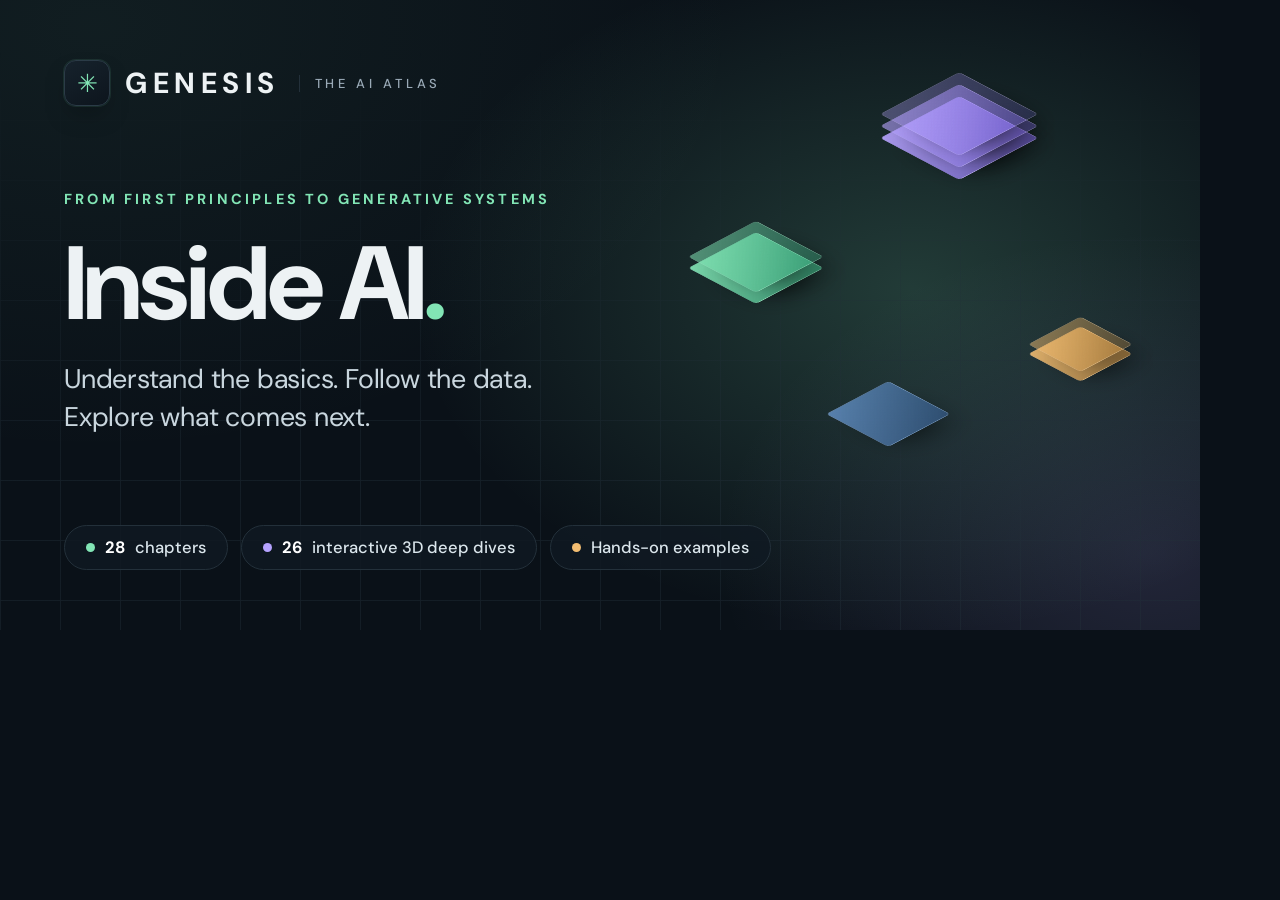
<file: og-card.html>
<!doctype html><html><head><meta charset="utf-8">
<link rel="preconnect" href="https://fonts.gstatic.com" crossorigin>
<link href="https://fonts.googleapis.com/css2?family=DM+Sans:opsz,wght@9..40,400;9..40,500;9..40,700&display=block" rel="stylesheet">
<style>
  :root{
    --bg:#0a1118; --panel:#101922; --line:#23303a; --text:#edf2f4;
    --muted:#9aaab7; --mint:#82e5b5; --violet:#b6a3ff; --amber:#f3bd71;
  }
  *{margin:0;padding:0;box-sizing:border-box}
  html,body{width:1200px;height:630px}
  body{
    background:var(--bg); color:var(--text);
    font-family:'DM Sans',-apple-system,BlinkMacSystemFont,'Segoe UI',sans-serif;
    position:relative; overflow:hidden;
    display:flex; flex-direction:column; justify-content:space-between;
    padding:60px 64px;
  }
  /* depth: mint glow behind the scene, cool wash at the base */
  .glow{
    position:absolute; inset:0; pointer-events:none;
    background:
      radial-gradient(760px 520px at 76% 46%, rgba(130,229,181,.20), transparent 66%),
      radial-gradient(620px 460px at 96% 88%, rgba(182,163,255,.14), transparent 70%),
      radial-gradient(900px 600px at 8% 4%, rgba(130,229,181,.06), transparent 72%);
  }
  /* faint ground grid, faded out toward the top */
  .grid{
    position:absolute; inset:0; pointer-events:none; opacity:.5;
    background-image:
      linear-gradient(rgba(35,48,58,.85) 1px, transparent 1px),
      linear-gradient(90deg, rgba(35,48,58,.85) 1px, transparent 1px);
    background-size:60px 60px;
    -webkit-mask-image:linear-gradient(to bottom, transparent 8%, #000 78%);
            mask-image:linear-gradient(to bottom, transparent 8%, #000 78%);
  }

  header{position:relative; display:flex; align-items:center; gap:15px}
  .mark{
    width:46px; height:46px; border-radius:12px;
    background:linear-gradient(150deg,#16222c,#0d151d);
    border:1px solid #2b3b47;
    display:flex; align-items:center; justify-content:center;
    color:var(--mint); font-size:25px; line-height:1;
    box-shadow:0 0 0 1px rgba(130,229,181,.10), 0 12px 30px -14px rgba(0,0,0,.9);
  }
  .wordmark{font-size:29px; font-weight:700; letter-spacing:.19em}
  .sub{
    font-size:13px; font-weight:500; letter-spacing:.3em;
    color:var(--muted); padding-left:15px; margin-left:4px;
    border-left:1px solid var(--line);
  }

  main{position:relative; max-width:660px; margin-bottom:4px}
  .eyebrow{
    font-size:14.5px; font-weight:700; letter-spacing:.22em;
    color:var(--mint); margin-bottom:26px;
  }
  h1{
    font-size:104px; font-weight:700; line-height:.96;
    letter-spacing:-.035em; margin-bottom:26px;
  }
  h1 .dot{color:var(--mint)}
  .tagline{
    font-size:27px; font-weight:400; line-height:1.42; color:#c9d6de;
    letter-spacing:-.008em;
  }

  footer{position:relative; display:flex; align-items:center; gap:13px}
  .chip{
    font-size:16.5px; font-weight:500; color:#dbe6ec;
    background:rgba(16,25,34,.86); border:1px solid var(--line);
    border-radius:999px; padding:11px 21px; white-space:nowrap;
    display:flex; align-items:center; gap:10px;
  }
  .chip b{font-weight:700; color:#fff}
  .dotk{width:9px; height:9px; border-radius:50%; flex:none}

  /* isometric node clusters echoing the atlas scene */
  .scene{position:absolute; right:-30px; top:118px; width:600px; height:420px}
  .cluster{position:absolute; transform:rotateX(58deg) rotateZ(-45deg); transform-style:preserve-3d}
  .slab{
    position:absolute; border-radius:5px;
    border:1px solid rgba(255,255,255,.16);
    box-shadow:0 22px 44px -20px rgba(0,0,0,.85);
  }
</style></head><body>
  <div class="glow"></div>
  <div class="grid"></div>

  <div class="scene">
    <div class="cluster" style="left:250px; top:20px">
      <div class="slab" style="width:112px;height:112px;background:linear-gradient(140deg,rgba(182,163,255,.92),rgba(120,96,220,.72))"></div>
      <div class="slab" style="width:112px;height:112px;left:16px;top:-16px;background:linear-gradient(140deg,rgba(182,163,255,.62),rgba(120,96,220,.42))"></div>
      <div class="slab" style="width:112px;height:112px;left:32px;top:-32px;background:linear-gradient(140deg,rgba(182,163,255,.34),rgba(120,96,220,.2))"></div>
    </div>
    <div class="cluster" style="left:58px; top:150px">
      <div class="slab" style="width:96px;height:96px;background:linear-gradient(140deg,rgba(130,229,181,.92),rgba(58,178,130,.7))"></div>
      <div class="slab" style="width:96px;height:96px;left:15px;top:-15px;background:linear-gradient(140deg,rgba(130,229,181,.55),rgba(58,178,130,.34))"></div>
    </div>
    <div class="cluster" style="left:398px; top:236px">
      <div class="slab" style="width:74px;height:74px;background:linear-gradient(140deg,rgba(243,189,113,.9),rgba(200,140,60,.66))"></div>
      <div class="slab" style="width:74px;height:74px;left:13px;top:-13px;background:linear-gradient(140deg,rgba(243,189,113,.5),rgba(200,140,60,.3))"></div>
    </div>
    <div class="cluster" style="left:196px; top:296px">
      <div class="slab" style="width:88px;height:88px;background:linear-gradient(140deg,rgba(110,160,220,.72),rgba(58,104,168,.5))"></div>
    </div>
  </div>

  <header>
    <div class="mark">✳</div>
    <div class="wordmark">GENESIS</div>
    <div class="sub">THE AI ATLAS</div>
  </header>

  <main>
    <div class="eyebrow">FROM FIRST PRINCIPLES TO GENERATIVE SYSTEMS</div>
    <h1>Inside AI<span class="dot">.</span></h1>
    <div class="tagline">Understand the basics. Follow the data.<br>Explore what comes next.</div>
  </main>

  <footer>
    <div class="chip"><span class="dotk" style="background:var(--mint)"></span><b>28</b> chapters</div>
    <div class="chip"><span class="dotk" style="background:var(--violet)"></span><b>26</b> interactive 3D deep dives</div>
    <div class="chip"><span class="dotk" style="background:var(--amber)"></span>Hands-on examples</div>
  </footer>
</body></html>
</file>
